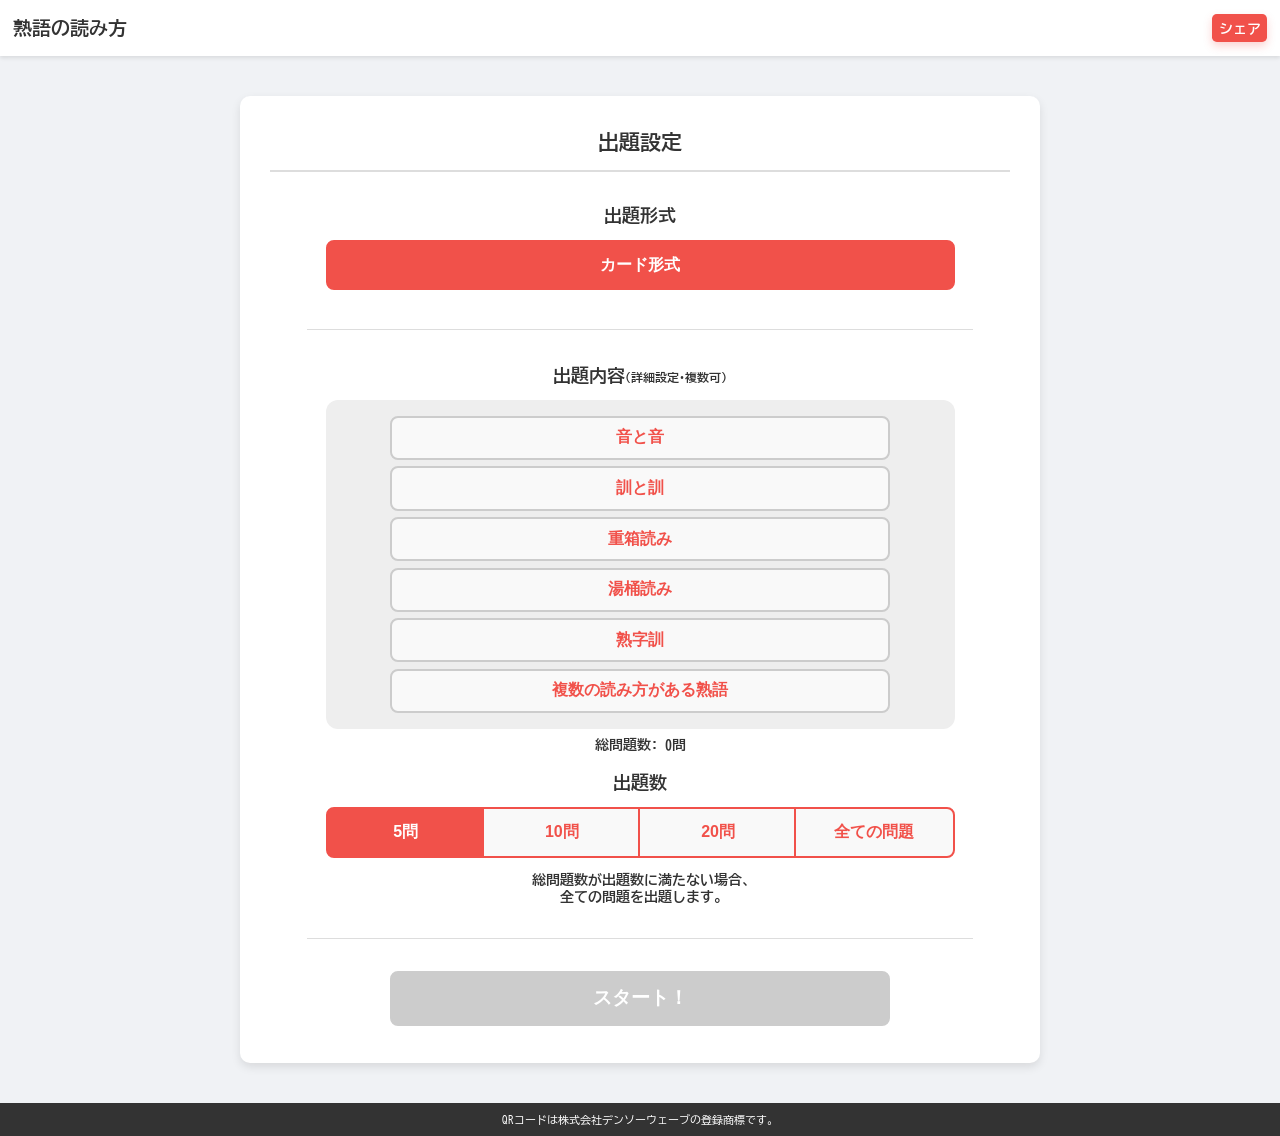
<file: index.html>
<html lang="ja">
  
<head>
  <meta charset="UTF-8">
  <meta name="viewport" content="width=device-width, initial-scale=1.0">

  <title>熟語の読み方</title>
  <meta name="apple-mobile-web-app-capable" content="yes"> 
  <link rel="preconnect" href="https://fonts.googleapis.com">
  <link rel="preconnect" href="https://fonts.gstatic.com" crossorigin>
  <link href="https://fonts.googleapis.com/css2?family=BIZ+UDGothic:wght@400;700&display=swap" rel="stylesheet">
  <link rel="preconnect" href="https://fonts.googleapis.com">
  <link rel="preconnect" href="https://fonts.gstatic.com" crossorigin>
  <link href="https://fonts.googleapis.com/css2?family=Signika+Negative:wght@300..700&display=swap" rel="stylesheet">

  <link rel="icon" type="image/png" sizes="32x32" href="icon-512.png">
  <link rel="apple-touch-icon" href="icon-512.png">
  <link rel="icon" type="image/png" sizes="192x192" href="icon-512.png">
  
  <link rel="stylesheet" href="style.css">
</head>
  
<body>
  <header id="app-header">
    <div id="title-area">
      <p id="header-title">熟語の読み方</p>
    </div>
    <button id="share-modal-btn">シェア</button>
  </header>
  
  <div id="share-modal" class="modal hidden">
    <div class="modal-content">
      <div class="modal-header">
        <p class="title">シェア</p>
        <span id="share-modal-close" class="close-button">&times;</span>
      </div>
      <img src="qrcode.png" alt="QR Code">
    </div>
  </div>
  
  <main>
    <div id="selection-container">
      <p id="selection-title">出題設定</p>
      
      <!--
      <div class="selection">
        <div class="title-area">
          <p class="title">モード</p>
        </div>
        <div class="segmented-buttons">
          <button class="mode-button active" data-mode="normal">通常モード</button>
          <button class="mode-button" data-mode="disliked">苦手克服モード</button>
        </div>
        <p class="detail-message" id="mode-message">全ての単語から出題</p>
      </div>
      -->
      <div class="selection">
        <div class="title-area">
          <p class="title">出題形式</p>
        </div>
        <div class="segmented-buttons">
          <button class="type-button active" data-type="card">カード形式</button>
          <!-- <button class="type-button" data-type="output">一覧で出力する</button> -->
        </div>
      </div>
      
      <span class="split-line"></span>
      
      
      <div class="selection">
        <div class="title-area">
          <p class="title">出題内容<span class="mini">(詳細設定･複数可)</span></p>
        </div>
        <div class="normal-buttons buttons-box">
          <button class="detail-button" data-detail="on_on" data-count="8">音と音</button>
          <button class="detail-button" data-detail="kun_kun" data-count="8">訓と訓</button>
          <button class="detail-button" data-detail="on_kun" data-count="12">重箱読み</button>
          <button class="detail-button" data-detail="kun_on" data-count="10">湯桶読み</button>
          <button class="detail-button" data-detail="jukujikun" data-count="116">熟字訓</button>
          <button class="detail-button" data-detail="multi" data-count="16">複数の読み方がある熟語</button>
        </div>
        <p class="detail-message">総問題数: <span id="all-question">0</span>問</p>
      </div>
      
      <div class="selection">
        <div class="title-area">
          <p class="title">出題数</p>
        </div>
        <div class="segmented-buttons">
          <button class="count-button active" data-count="5">5問</button>
          <button class="count-button" data-count="10">10問</button>
          <button class="count-button" data-count="20">20問</button>
          <button class="count-button" data-count="all">全ての問題</button>
        </div>
        <p class="detail-message">総問題数が出題数に満たない場合､<br>全ての問題を出題します｡</p>
        <!--
        <div class="number-stepper">
          <button type="button" class="minus-btn" id="count-minus">−</button>
          <input type="number" value="5" class="number-input" id="count-input" placeholder="数値を入力">
          <button type="button" class="plus-btn" id="count-plus">+</button>
        </div>
        <p class="error-message">数値を入力してください｡</p>
        -->
        
      </div>
      
      <span class="split-line"></span>
      <button id="start-button" disabled>スタート！</button>
      <p id="start-message"></p>
     
    </div>
  </main>
  
  <footer>
    <p>QRコードは株式会社デンソーウェーブの登録商標です。</p>
  </footer>
  
  <script type="module" src="script.js"></script>
</html>
</file>
<file: style.css>
:root {
  --primary: #f1514a;
  /*--primary: #CF3A3B;*/
  --primary-rgb: 241, 81, 74;
  
  --light: #fdeceb;
}

* {
  margin: 0;
  padding: 0;
  box-sizing: border-box;
  touch-action: manipulation;
}
html {
  font-size: 16px;
}
body {
  font-family: "BIZ UDGothic", sans-serif;
  background-color: #f0f2f5;
  color: #333;
  line-height: 1.6;
  touch-action: manipulation;
}
div, p {
  touch-action: manipulation;
}
/*
button, input, span {
  -webkit-tap-highlight-color: transparent;
}
*/


#app-header {
  display: flex;
  justify-content: space-between;
  align-items: center;
  padding: 0.8rem;
  background-color: #ffffff;
  box-shadow: 0 2px 4px rgba(0, 0, 0, 0.1);
}
#app-header .hidden {
  display: none;
}
#app-header #title-area {
  display: flex;
}
#app-header #title-area #header-title {
  font-weight: 700;
  font-size: 1.2rem;
}

#share-modal-btn {
  font-family: "BIZ UDGothic", sans-serif;
  font-weight: 700;
  font-size: 0.9rem;
  
  padding: 0.4rem;
  margin: 0 0 0 0.8rem;
  width: auto;
  text-align: center;
  cursor: pointer;
  display: block;
  box-sizing: border-box;

  background-color: var(--primary);
  color: #fff;
  border: none;
  border-radius: 0.3rem;
  box-shadow: 0 4px 8px rgba(var(--primary-rgb), 0.25);
}


.modal {
  position: fixed;
  z-index: 100;
  left: 0;
  top: 0;
  width: 100%;
  height: 100%;
  background-color: rgba(0,0,0,0.4);
  display: flex;
  justify-content: center;
  align-items: center;
}
.modal.hidden {
  display: none;
}
.modal-content {
  background-color: #fff;
  padding: 20px;
  width: 80%;
  max-width: 500px;
  border-radius: 10px;
  position: relative;
  
  text-align: center;
}
.modal-header {
  display: flex;
  justify-content: space-between;
  align-items: center;
  margin-bottom: 1.5rem;
}
.modal-content .title {
  font-size: 1.2rem;
  font-weight: 700;
  /*margin-bottom: 2rem;*/
}
.modal-content .close-button {
  background-color: #eee;
  border: none;
  font-size: 1.5rem;
  font-weight: bold;
  cursor: pointer;
  color: #333;
  
  width: 3rem;
  border-radius: 5px;
  transition: background-color 0.3s ease;
  text-align: center;
}
.modal-content .close-button:hover,
.modal-content .close-button:focus {
  color: #000;
  background-color: #e0e0e0;
  text-decoration: none;
  cursor: pointer;
}
.modal-content img {
    max-width: 100%; 
    max-height: 80vh; /* ビューポートの高さの80%など、適切な値に調整 */
    height: auto; /* アスペクト比を維持 */
}


#selection-container {
  max-width: 800px;
  margin: 40px auto;
  padding: 30px;
  background-color: #ffffff;
  border-radius: 10px;
  box-shadow: 0 4px 10px rgba(0, 0, 0, 0.1);
  text-align: center;
}
#selection-title {
  font-size: 1.3rem;
  color: #333;
  font-weight: 700;
  margin-bottom: 30px;
  border-bottom: 2px solid #ddd;
  padding-bottom: 10px;
}

.mini {
  font-size: 70%;
}

.split-line {
  display: flex;
  width: 90%;
  border-bottom: 1.5px solid #ddd;
  margin: 2rem auto;
}

.selection {
  display: flex;
  justify-content: center;
  margin-bottom: 1rem;
  
  flex-direction: column;
  gap: 10px;
}
.selection .title-area {
  display: flex;
  justify-content: center;
  align-items: center;
}
.selection .title-area .title {
  font-size: 1.1rem;
  font-weight: 700;
  width: auto;
}
.selection .title-area button {
  font-weight: 700;
  font-size: 0.8rem;
  
  padding: 0.3rem 0.4rem;
  margin: 0 0 0 0.8rem;
  width: auto;
  text-align: center;
  cursor: pointer;
  display: block;
  box-sizing: border-box;

  background-color: var(--primary);
  color: #fff;
  border: none;
  border-radius: 0.3rem;
}
.selection .title-area button:hover {
  background-color: #3577b0;
}

.selection .normal-buttons {
  display: flex;
  flex-direction: column;
  justify-content: flex-start;
  
}

.selection button {
  padding: 0.8rem 1.2rem;
  font-size: 1rem;
  font-weight: bold;
  color: var(--primary);
  cursor: pointer;
  border: 2px solid #ccc;
  border-radius: 8px;
  background-color: #f9f9f9;
  transition: all 0.3s ease;
  
  width: 85%;
  max-width: 500px;
  margin: 0 auto;
  margin-bottom: 0.4rem;
}
.selection button:hover {
  background-color: #e9e9e9;
  border-color: #aaa;
}
.selection button.active {
  background-color: var(--primary);
  color: white;
  border-color: var(--primary);
  box-shadow: 0 2px 5px rgba(var(--primary-rgb), 0.5);
}

.selection button:disabled {
  background-color: #ccc;
  color: white;
  box-shadow: none;
}

.selection select {
  font-family: "BIZ UDGothic", sans-serif;
  font-weight: 700;
  font-size: 1.05rem;
  color: var(--primary);
  
  width: 85%;
  padding: 0.5rem;
  margin: auto;
  margin-bottom: 0.8rem;
  border: 2px solid #ccc;
  border-radius: 6px;
  transition: border-color 0.3s ease, box-shadow 0.3s ease;
  outline: none;
}
.selection select:hover {
  border-color: #999;
}

.selection .segmented-buttons {
  display: flex;
  width: 85%;
  margin-left: auto;
  margin-right: auto;
}
.selection .segmented-buttons button {
  border-color: var(--primary);
  border-radius: 0;
  margin-left: -2px;
  margin-right: -2px;
  width: 100%;
  max-width: none;
  flex: 1;
}
.selection .segmented-buttons button:hover {
  background-color: var(--light);
  border-color: var(--primary);
}
.selection .segmented-buttons button.active {
  background-color: var(--primary);
  border-color: var(--primary);
  box-shadow: none;
}
.selection .segmented-buttons :first-child {
  border-radius: 8px 0 0 8px;
  margin-left: 0;
}
.selection .segmented-buttons :last-child {
  border-radius: 0 8px 8px 0;
  margin-right: 0;
}
.selection .segmented-buttons :first-child:last-child {
  border-radius: 8px;
}

.buttons-box {
  background-color: #eee;
  height: auto;
  width: 85%;
  overflow-y: auto;
  margin: auto;
  justify-content: flex-start;
  /*padding: 0;*/

  border-radius: 0.75rem;
}
.buttons-box button:first-child {
  margin-top: 1rem;
}
.buttons-box button:last-child {
  margin-bottom: 1rem;
}
.buttons-box .title-area {
  display: flex;
  justify-content: center;
  align-items: center;
  padding-top: 1rem;
  padding-bottom: 0.4rem;
}
.buttons-box .title-area .head {
  font-weight: 700;
  font-size: 1.05rem;
}
.buttons-box .title-area button {
  font-weight: 700;
  font-size: 0.8rem;
  
  padding: 0.3rem 0.4rem;
  margin: 0 0 0 0.8rem;
  width: auto;
  text-align: center;
  cursor: pointer;
  display: block;
  box-sizing: border-box;

  background-color: var(--primary);
  color: #fff;
  border: none;
  border-radius: 0.3rem;
}
.buttons-box button {
  margin-bottom: 0.4rem;
  padding: 0.6rem 1rem;
}


.number-stepper {
  display: inline-flex;
  align-items: center;
  border: 2px solid #ccc;
  border-radius: 8px;
  overflow: hidden;
  width: 85%;
  height: 50px;
  padding: 0;
  margin-left: auto;
  margin-right: auto;
}
.number-stepper:focus-within {
  border-color: var(--primary);
  box-shadow: 0 0 0 4px rgba(229, 131, 57, 0.25);
}
.number-stepper button {
  background: transparent;
  border: none;
  border-radius: 8px;
  width: 50px;
  height: 100%;
  font-size: 24px;
  color: #555;
  cursor: pointer;
  transition: background 0.2s, color 0.2s;
  display: flex;
  align-items: center;
  justify-content: center;
  margin: 0;
  
  -webkit-tap-highlight-color: transparent;
}
.number-stepper button:hover {
  background-color: #f0f0f0;
  background-color: transparent;
  color: #000;
}
.number-stepper button:first-child {
  margin-left: -2px;
}
.number-stepper button:last-child {
  margin-right: -2px;
}

.number-input {
  flex: 1; /* 残りの幅をすべて使う */
  border: none;
  outline: none;
  text-align: center;
  font-size: 20px;
  font-weight: bold;
  color: #333;
  width: 100%;
  height: 100%;
}
.number-input::placeholder {
  font-size: 18px;
}

.detail-message {
  font-size: 0.9rem;
  font-weight: 700;
  margin-top: -0.2rem;
  line-height: 1.2;
}
.error-message {
  font-size: 0.9rem;
  font-weight: 700;
  color: #ff5050;
  margin-top: -0.5rem;
}

#selection-container #start-button {
  padding: 0.8rem 1.2rem;
  font-size: 1.2rem;
  font-weight: bold;
  
  color: white;
  background-color: var(--primary);
  cursor: pointer;
  border: 2px solid var(--primary);
  border-radius: 8px;
  transition: all 0.3s ease;
  
  width: 85%;
  max-width: 500px;
  margin: 0 auto;
  margin-bottom: 0.4rem;
  box-shadow: 0 2px 5px rgba(var(--primary-rgb), 0.5);
}
#selection-container #start-button:disabled {
  background-color: #ccc;
  border-color: #ccc;
  box-shadow: none;
}

footer {
  background-color: #333;
  color: white;
  padding: 0.5rem 0;
  text-align: center;
  width: 100%;
}
footer p {
  font-size: 0.7rem;
}

@media (max-width: 600px) {
  /*#app-header {
    flex-direction: column;
    gap: 10px;
  }*/
  
  #share-modal-btn {
    width: auto;
  }
  
  .selection .segmented-buttons {
    flex-direction: column;
  }
  .selection .segmented-buttons button {
    margin: 0;
    margin-top: -2px;
    margin-bottom: -2px;
    border-radius: 0;
  }
  .selection .segmented-buttons :first-child {
    border-radius: 8px 8px 0 0;
    margin-top: 0;
  }
  .selection .segmented-buttons :last-child {
    border-radius: 0 0 8px 8px;
    margin-bottom: 0;
  }
  
  button {
    width: 80%;
  }
}
</file>
<file: cardStyle.css>
:root {
  /*--primary: #ED1E14;*/
  --primary: #f1514a;
  /*--primary: #CF3A3B;*/
  --primary-rgb: 241, 81, 74;
  
  --light: #fdeceb;
}

* {
  margin: 0;
  padding: 0;
  box-sizing: border-box;
  touch-action: manipulation;
}

html {
  font-size: 16px;
}

body {
  font-family: "BIZ UDGothic", sans-serif;
  background-color: #f0f2f5;
  color: #333;
  line-height: 1.6;
}

.mini {
  font-size: 0.8rem;
}


#app-header {
  display: flex;
  justify-content: space-between;
  align-items: center;
  padding: 0.8rem;
  background-color: #ffffff;
  box-shadow: 0 2px 4px rgba(0, 0, 0, 0.1);
}
#app-header .hidden {
  display: none;
}
#app-header #title-area,
#app-header #user-area {
  display: flex;
}
#app-header #title-area #header-title {
  font-weight: 700;
  font-size: 1.2rem;
}
#app-header #user-area #header-username {
  font-weight: 700;
}
#app-header #return-button {
  font-family: "BIZ UDGothic", sans-serif;
  font-weight: 700;
  font-size: 0.9rem;
  
  padding: 0.4rem;
  margin: 0 0.8rem 0 0;
  width: auto;
  text-align: center;
  cursor: pointer;
  display: block;
  box-sizing: border-box;

  background-color: var(--primary);
  color: #fff;
  border: none;
  border-radius: 0.3rem;
  box-shadow: 0 4px 8px rgba(var(--primary-rgb), 0.25);
}

#loading-overlay {
  position: fixed;
  top: 0;
  left: 0;
  width: 100%;
  height: 100%;
  background-color: rgba(0, 0, 0, 0.8);
  display: flex;
  justify-content: center;
  align-items: center;
  z-index: 1000;
}
#loading-overlay.hidden {
  display: none;
}
#loading-text {
  font-size: 6rem;
  color: white;
}

.hidden {
  display: none;
}


#question-container {
  display: flex;
  flex-direction: column; /* 要素を縦に並べる（重要） */
  /*flex-wrap: wrap; /* 子要素を折り返すように設定 */
  align-items: center;
  justify-content: center; /* カードや情報を中央寄せ */
  max-width: 800px;
  margin: 40px auto;
  padding: 30px;
  background-color: #ffffff;
  border-radius: 10px;
  box-shadow: 0 4px 10px rgba(0, 0, 0, 0.1);
  text-align: center;

  touch-action: manipulation;
}
#question-container.hidden {
  display: none;
}

#detail-area {
  width: 100%;
  font-size: 1.3rem;
  color: #333;
  font-weight: 700;
  border-bottom: 2px solid #ddd;
  padding-bottom: 10px;
}

.flip-card-container {
  background-color: transparent;
  height: 200px;
  width: 100%;
  max-width: 400px;
  /* 3D効果のために必須 */
  perspective: 1000px;
  margin-top: 1.5rem;
  margin-bottom: 1.5rem;

  touch-action: manipulation;
}
/* カードの内側のコンテナ（実際に回転する要素） */
.flip-card-inner {
  position: relative;
  width: 100%;
  height: 100%;
  text-align: center;
  /* アニメーションの時間と滑らかさを定義 */
  transition: transform 0.6s;
  /* 子要素（表裏）を3D空間に配置 */
  transform-style: preserve-3d;
}
/* JavaScriptによってこのクラスが付与されると回転する */
.flip-card-inner.flipped {
  transform: rotateY(180deg);
}
/* カードの表面と裏面の基本スタイル */
.flip-card-front, .flip-card-back {
  position: absolute;
  width: 100%;
  height: 100%;
  /* 要素の裏側（回転して見えなくなった面）を非表示にする */
  backface-visibility: hidden;
  display: flex;
  flex-direction: column;
  justify-content: center;
  align-items: center;
  border-radius: 10px;
  padding: 0.5rem;
  box-sizing: border-box;
  
  border: 4px solid var(--primary);
}
/* 表面のスタイル */
.flip-card-front {
  background-color: var(--light);
  color: black;
  transform: rotateY(0deg); /* デフォルトの位置 */
}
/* 裏面のスタイル */
.flip-card-back {
  background-color: var(--primary);
  color: white;
  /* 初期状態で裏面を180度回転させて隠しておく */
  transform: rotateY(180deg);
}
/*.underline {
  background: linear-gradient(transparent 50%, rgba(206, 87, 155, 0.5) 50%);
}*/
#front-content,
#back-content,
#result-correct {
  font-size: 1.4rem;
  font-weight: 700;
  line-height: 1.4;
}
#front-sub-content {
  font-weight: 700;
  font-size: 0.9rem;
}
#back-question-content {
  font-weight: 700;
  font-size: 0.8rem;
}


#show-answer-btn,
#to-index-btn {
  padding: 0.6rem 1rem;
  
  margin-top: 1rem;
  font-weight: 700;
  font-size: 1.1rem;
  color: white;
  cursor: pointer;
  border: none;
  border-radius: 6px;
  background-color: var(--primary);
  transition: all 0.3s ease;

  touch-action: manipulation;
}
#next-question-btn {
  padding: 0.6rem 1rem;
  
  margin-top: 1rem;
  font-weight: 700;
  font-size: 1.1rem;
  color: var(--primary);
  cursor: pointer;
  border: none;
  border-radius: 6px;
  background-color: white;
  transition: all 0.3s ease;

  touch-action: manipulation;
}
#disliked-add-btn {
  padding: 0.4rem 0.6rem;
  
  margin-top: 0.75rem;
  font-weight: 700;
  font-size: 1rem;
  color: var(--primary);
  cursor: pointer;
  border: none;
  border-radius: 6px;
  background-color: white;
  transition: all 0.3s ease;

  touch-action: manipulation;
}

#card-bottom-area {
  display: flex;
  justify-content: space-between;
  align-items: center;
}
#card-bottom-area button {
  padding: 0.6rem 1rem;
  
  font-weight: 700;
  font-size: 1.1rem;
  color: white;
  cursor: pointer;
  border: none;
  border-radius: 6px;
  background-color: var(--primary);
  transition: all 0.3s ease;
}

#tate-area {
  display: none;
}


@media (max-width: 600px) {
 /* #app-header {
    flex-direction: column;
    gap: 0.5rem;
  }
  */
  #loading-text {
    font-size: 4rem;
  }
}
</file>
